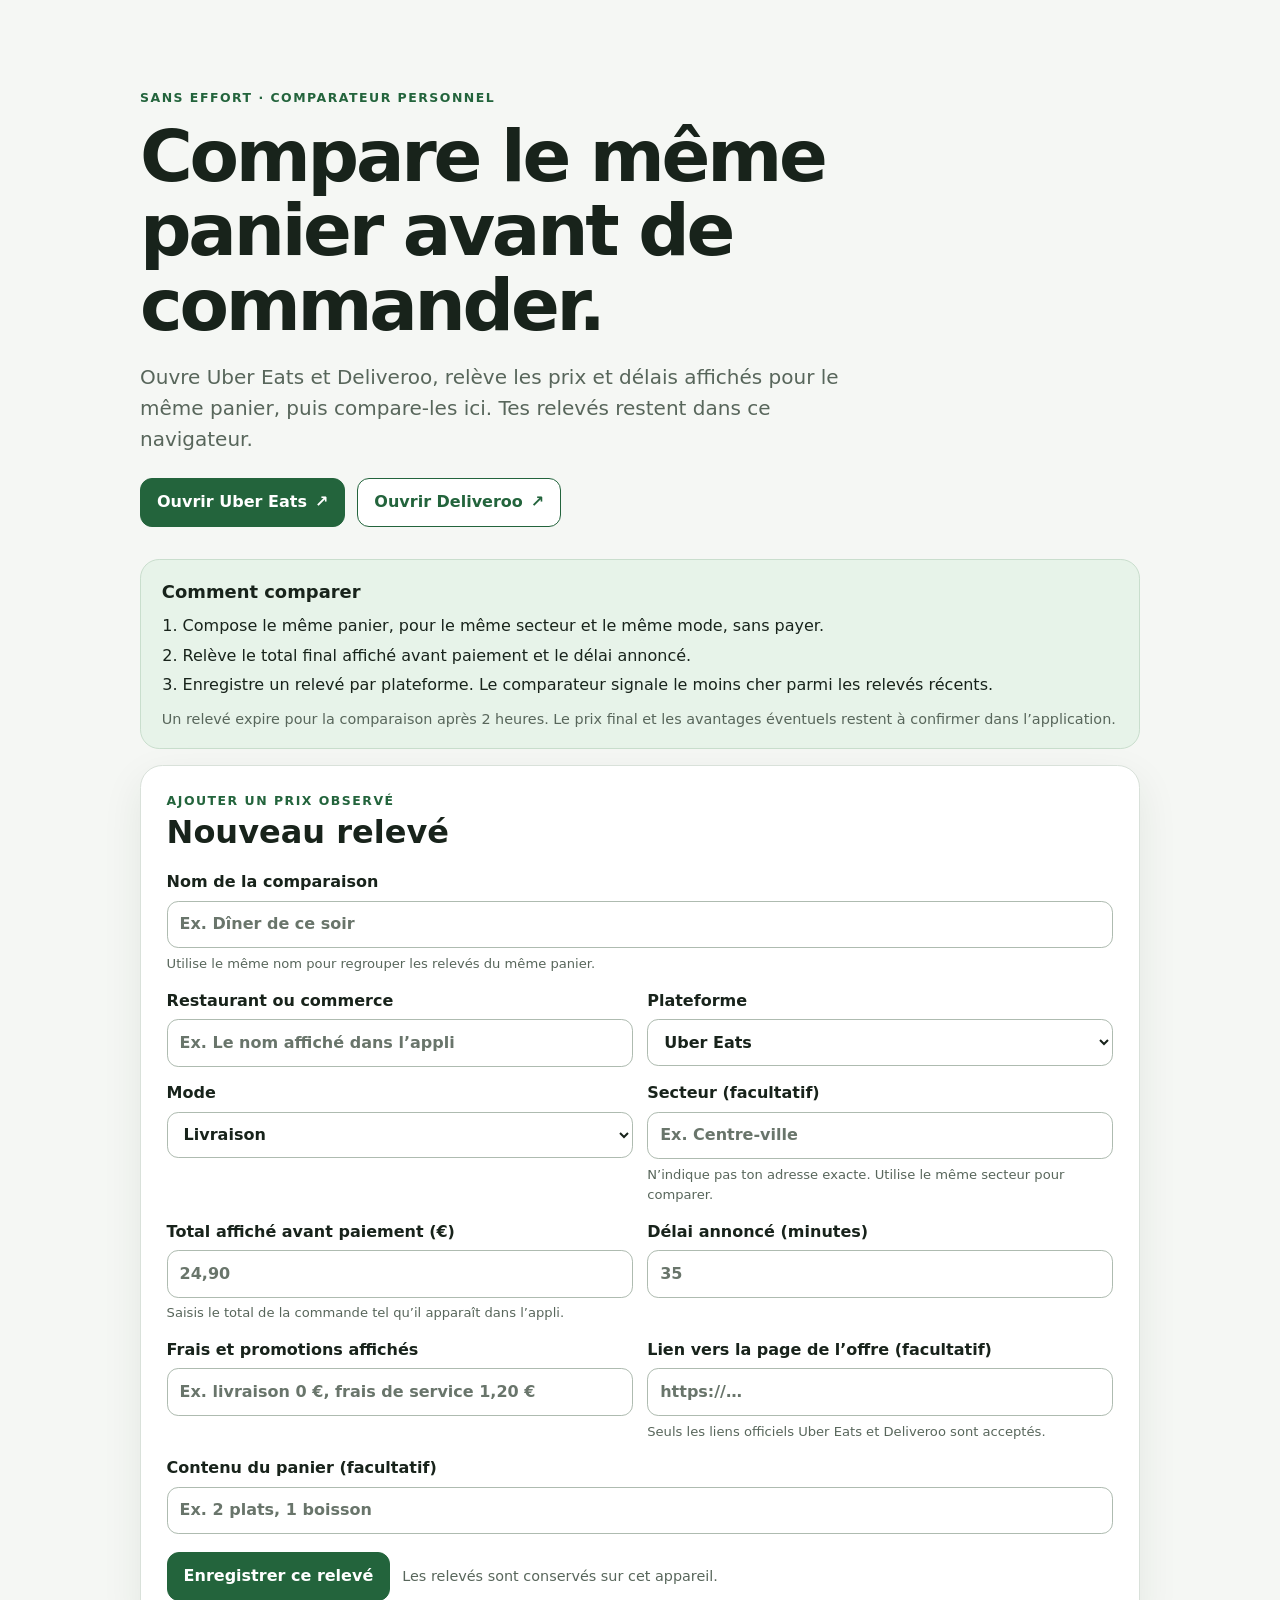
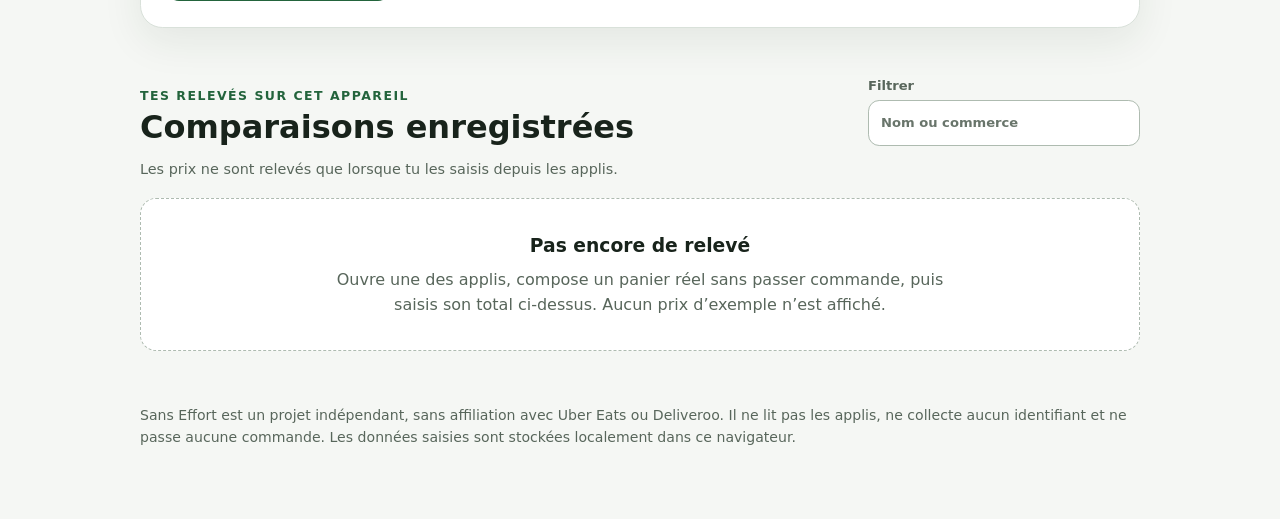
<file: public/index.html>
<!doctype html>
<html lang="fr">
<head>
  <meta charset="utf-8">
  <meta name="viewport" content="width=device-width, initial-scale=1">
  <meta name="color-scheme" content="light dark">
  <meta name="description" content="Comparez les prix et délais réellement affichés dans Uber Eats et Deliveroo. Vos relevés restent sur cet appareil.">
  <title>Sans Effort — comparer mes commandes</title>
  <link rel="stylesheet" href="styles.css">
</head>
<body>
  <a class="skip-link" href="#observations">Aller à mes relevés</a>
  <header class="hero wrap">
    <p class="eyebrow">Sans Effort · comparateur personnel</p>
    <h1>Compare le même panier avant de commander.</h1>
    <p class="lead">Ouvre Uber Eats et Deliveroo, relève les prix et délais affichés pour le même panier, puis compare-les ici. Tes relevés restent dans ce navigateur.</p>
    <div class="platform-links" aria-label="Ouvrir les plateformes">
      <a class="button" href="https://www.ubereats.com/" target="_blank" rel="noopener noreferrer">Ouvrir Uber Eats <span aria-hidden="true">↗</span></a>
      <a class="button button-secondary" href="https://deliveroo.fr/" target="_blank" rel="noopener noreferrer">Ouvrir Deliveroo <span aria-hidden="true">↗</span></a>
    </div>
  </header>

  <main class="wrap">
    <section class="howto" aria-labelledby="howto-title">
      <h2 id="howto-title">Comment comparer</h2>
      <ol>
        <li>Compose le même panier, pour le même secteur et le même mode, sans payer.</li>
        <li>Relève le total final affiché avant paiement et le délai annoncé.</li>
        <li>Enregistre un relevé par plateforme. Le comparateur signale le moins cher parmi les relevés récents.</li>
      </ol>
      <p>Un relevé expire pour la comparaison après 2 heures. Le prix final et les avantages éventuels restent à confirmer dans l’application.</p>
    </section>

    <section class="panel entry-panel" aria-labelledby="entry-title">
      <div class="section-heading">
        <div>
          <p class="section-kicker">Ajouter un prix observé</p>
          <h2 id="entry-title">Nouveau relevé</h2>
        </div>
      </div>
      <form id="offerForm" novalidate>
        <div class="form-grid">
          <label class="field field-wide">Nom de la comparaison
            <input name="scenario" required maxlength="60" placeholder="Ex. Dîner de ce soir" autocomplete="off">
            <span class="help">Utilise le même nom pour regrouper les relevés du même panier.</span>
          </label>
          <label class="field">Restaurant ou commerce
            <input name="merchant" required maxlength="80" placeholder="Ex. Le nom affiché dans l’appli" autocomplete="organization">
          </label>
          <label class="field">Plateforme
            <select name="platform" required>
              <option value="uber-eats">Uber Eats</option>
              <option value="deliveroo">Deliveroo</option>
            </select>
          </label>
          <label class="field">Mode
            <select name="mode" required>
              <option value="delivery">Livraison</option>
              <option value="pickup">Retrait</option>
            </select>
          </label>
          <label class="field">Secteur (facultatif)
            <input name="area" maxlength="60" placeholder="Ex. Centre-ville" autocomplete="off">
            <span class="help">N’indique pas ton adresse exacte. Utilise le même secteur pour comparer.</span>
          </label>
          <label class="field">Total affiché avant paiement (€)
            <input name="total" type="number" required min="0.01" max="10000" step="0.01" inputmode="decimal" placeholder="24,90">
            <span class="help">Saisis le total de la commande tel qu’il apparaît dans l’appli.</span>
          </label>
          <label class="field">Délai annoncé (minutes)
            <input name="eta" type="number" min="1" max="600" step="1" inputmode="numeric" placeholder="35">
          </label>
          <label class="field">Frais et promotions affichés
            <input name="fees" maxlength="120" placeholder="Ex. livraison 0 €, frais de service 1,20 €">
          </label>
          <label class="field">Lien vers la page de l’offre (facultatif)
            <input name="url" type="url" inputmode="url" placeholder="https://…">
            <span class="help">Seuls les liens officiels Uber Eats et Deliveroo sont acceptés.</span>
          </label>
          <label class="field field-wide">Contenu du panier (facultatif)
            <input name="basket" maxlength="160" placeholder="Ex. 2 plats, 1 boisson">
          </label>
        </div>
        <div class="form-actions">
          <button class="button" type="submit">Enregistrer ce relevé</button>
          <span id="storageStatus" class="storage-status" role="status"></span>
        </div>
        <p id="formError" class="form-error" role="alert" hidden></p>
      </form>
    </section>

    <section id="observations" class="observations" aria-labelledby="observations-title">
      <div class="section-heading observations-heading">
        <div>
          <p class="section-kicker">Tes relevés sur cet appareil</p>
          <h2 id="observations-title" tabindex="-1">Comparaisons enregistrées</h2>
        </div>
        <label class="filter-field">Filtrer
          <input id="filterInput" type="search" placeholder="Nom ou commerce" autocomplete="off">
        </label>
      </div>
      <p id="comparisonStatus" class="comparison-status" aria-live="polite"></p>
      <div id="comparisonList" class="comparison-list"></div>
      <div id="emptyState" class="empty-state">
        <h3>Pas encore de relevé</h3>
        <p>Ouvre une des applis, compose un panier réel sans passer commande, puis saisis son total ci-dessus. Aucun prix d’exemple n’est affiché.</p>
      </div>
    </section>
  </main>

  <footer class="wrap footer">
    <p>Sans Effort est un projet indépendant, sans affiliation avec Uber Eats ou Deliveroo. Il ne lit pas les applis, ne collecte aucun identifiant et ne passe aucune commande. Les données saisies sont stockées localement dans ce navigateur.</p>
  </footer>
  <script src="app.js" defer></script>
</body>
</html>
</file>
<file: public/styles.css>
:root {
  color-scheme: light dark;
  --bg: #f5f7f4;
  --surface: #fff;
  --soft: #edf3ee;
  --text: #18231b;
  --muted: #58665b;
  --line: #d9e1da;
  --green: #23643c;
  --green-hover: #174b2b;
  --green-soft: #e7f3e9;
  --amber: #734b00;
  --amber-bg: #fff1cf;
  --shadow: 0 14px 40px rgb(24 50 29 / 8%);
  font-family: Inter, ui-sans-serif, system-ui, -apple-system, BlinkMacSystemFont, "Segoe UI", sans-serif;
  font-synthesis: none;
  text-rendering: optimizeLegibility;
}

* { box-sizing: border-box; }
html { scroll-behavior: smooth; }
body { min-width: 320px; margin: 0; background: var(--bg); color: var(--text); line-height: 1.55; }
a { color: var(--green); }
a:hover { color: var(--green-hover); }
button, input, select { font: inherit; }
button, a, input, select { -webkit-tap-highlight-color: transparent; }
:focus-visible { outline: 3px solid #db9b23; outline-offset: 3px; }
.wrap { width: min(100% - 2rem, 1000px); margin-inline: auto; }
.skip-link { position: absolute; z-index: 5; top: .5rem; left: .5rem; transform: translateY(-160%); padding: .6rem .8rem; border-radius: .5rem; background: var(--surface); }
.skip-link:focus { transform: translateY(0); }

.hero { padding-block: clamp(2.5rem, 7vw, 5.5rem) 2rem; }
.eyebrow, .section-kicker { margin: 0; color: var(--green); font-size: .78rem; font-weight: 850; letter-spacing: .12em; text-transform: uppercase; }
h1 { max-width: 780px; margin: .7rem 0 0; font-size: clamp(2.2rem, 6vw, 4.5rem); line-height: 1.04; letter-spacing: -.045em; }
.lead { max-width: 700px; margin: 1.2rem 0 0; color: var(--muted); font-size: clamp(1.05rem, 2vw, 1.25rem); }
.platform-links { display: flex; flex-wrap: wrap; gap: .75rem; margin-top: 1.4rem; }
.button { display: inline-flex; min-height: 2.9rem; align-items: center; justify-content: center; gap: .5rem; border: 1px solid var(--green); border-radius: .75rem; padding: .7rem 1rem; background: var(--green); color: #fff; font-weight: 800; text-decoration: none; cursor: pointer; }
.button:hover { background: var(--green-hover); color: #fff; }
.button-secondary { background: var(--surface); color: var(--green); }
.button-secondary:hover { background: var(--soft); color: var(--green-hover); }

.howto { margin-bottom: 1rem; border: 1px solid #c9decd; border-radius: 1.2rem; padding: 1.1rem 1.3rem; background: var(--green-soft); }
.howto h2 { margin: 0; font-size: 1.12rem; }
.howto ol { display: grid; gap: .3rem; margin: .55rem 0; padding-left: 1.3rem; }
.howto p { margin: .6rem 0 0; color: var(--muted); font-size: .9rem; }
.panel { border: 1px solid var(--line); border-radius: 1.4rem; padding: clamp(1rem, 3vw, 1.6rem); background: var(--surface); box-shadow: var(--shadow); }
.section-heading { display: flex; align-items: end; justify-content: space-between; gap: 1rem; margin-bottom: 1.2rem; }
.section-heading h2 { margin: .15rem 0 0; font-size: clamp(1.5rem, 4vw, 2rem); line-height: 1.2; }
.form-grid { display: grid; grid-template-columns: repeat(2, minmax(0, 1fr)); gap: .9rem; }
.field { display: grid; min-width: 0; gap: .35rem; align-content: start; font-weight: 750; }
.field-wide { grid-column: 1 / -1; }
.field input, .field select, .filter-field input { width: 100%; min-height: 2.9rem; border: 1px solid #aebbb0; border-radius: .7rem; padding: .65rem .75rem; background: var(--surface); color: var(--text); }
.field input::placeholder, .filter-field input::placeholder { color: #69756b; opacity: 1; }
.help { color: var(--muted); font-size: .82rem; font-weight: 450; }
.form-actions { display: flex; flex-wrap: wrap; align-items: center; gap: .75rem; margin-top: 1.1rem; }
.storage-status { color: var(--muted); font-size: .9rem; }
.storage-warning, .form-error { color: #8a2a19; }
.form-error { margin: .8rem 0 0; font-weight: 700; }

.observations { padding-top: 3rem; scroll-margin-top: 1rem; }
.observations-heading { align-items: end; }
.filter-field { display: grid; width: min(100%, 17rem); gap: .25rem; color: var(--muted); font-size: .82rem; font-weight: 700; }
.comparison-status { min-height: 1.5rem; margin: -.45rem 0 1rem; color: var(--muted); font-size: .9rem; }
.comparison-list { display: grid; gap: 1rem; }
.comparison-group { min-width: 0; border: 1px solid var(--line); border-radius: 1.25rem; padding: 1rem; background: var(--surface); }
.group-heading { display: flex; align-items: start; justify-content: space-between; gap: 1rem; margin-bottom: .8rem; }
.group-heading h3 { margin: 0; font-size: 1.15rem; }
.group-heading p { margin: .1rem 0 0; color: var(--muted); }
.group-count { flex: 0 0 auto; color: var(--muted); font-size: .83rem; }
.observation-grid { display: grid; grid-template-columns: repeat(2, minmax(0, 1fr)); gap: .75rem; }
.observation-card { min-width: 0; border: 1px solid var(--line); border-radius: 1rem; padding: .9rem; background: var(--bg); }
.observation-card.is-cheapest { border: 2px solid #39834f; padding: calc(.9rem - 1px); background: var(--green-soft); }
.observation-top { display: flex; flex-wrap: wrap; align-items: center; gap: .4rem; }
.badge { display: inline-flex; border-radius: 999px; padding: .2rem .5rem; font-size: .7rem; font-weight: 850; }
.badge-best { background: #d0ead5; color: #174b2b; }
.badge-stale { background: var(--amber-bg); color: var(--amber); }
.total { margin: .5rem 0; font-size: clamp(1.6rem, 4vw, 2.2rem); font-weight: 850; letter-spacing: -.035em; line-height: 1.15; }
.facts { display: grid; grid-template-columns: 1fr 1fr; gap: .5rem; margin: 0; }
.facts div { min-width: 0; }
.facts dt { color: var(--muted); font-size: .75rem; }
.facts dd { margin: .05rem 0 0; font-weight: 700; }
.details { margin: .55rem 0 0; color: var(--muted); font-size: .85rem; overflow-wrap: anywhere; }
.card-actions { display: flex; flex-wrap: wrap; align-items: center; justify-content: space-between; gap: .6rem; margin-top: .75rem; padding-top: .65rem; border-top: 1px solid var(--line); font-size: .85rem; }
.delete-button { min-height: 2.5rem; border: 0; border-radius: .55rem; padding: .45rem .65rem; background: transparent; color: #8a2a19; font-weight: 750; cursor: pointer; }
.delete-button:hover { background: #fae9e6; }
.muted { color: var(--muted); }
.compare-note { margin: .75rem 0 0; color: var(--muted); font-size: .87rem; }
.empty-state { border: 1px dashed #aebbb0; border-radius: 1rem; padding: 2rem 1rem; text-align: center; background: var(--surface); }
.empty-state h3 { margin: 0; }
.empty-state p { max-width: 620px; margin: .5rem auto 0; color: var(--muted); }
.footer { padding-block: 2.5rem 3.5rem; color: var(--muted); font-size: .88rem; }

@media (max-width: 650px) {
  .wrap { width: min(100% - 1.1rem, 1000px); }
  .section-heading, .observations-heading { align-items: stretch; flex-direction: column; }
  .filter-field { width: 100%; }
  .observation-grid { grid-template-columns: 1fr; }
}
@media (max-width: 480px) {
  .form-grid { grid-template-columns: 1fr; }
  .field-wide { grid-column: auto; }
  .platform-links { display: grid; }
  .platform-links .button, .form-actions .button { width: 100%; }
  .form-actions { align-items: stretch; }
  .group-heading { flex-direction: column; gap: .15rem; }
  .facts { grid-template-columns: 1fr 1fr; }
}
@media (prefers-reduced-motion: reduce) {
  html { scroll-behavior: auto; }
  *, *::before, *::after { scroll-behavior: auto !important; transition: none !important; }
}
@media (prefers-color-scheme: dark) {
  :root {
    --bg: #151a16; --surface: #1d251f; --soft: #26372b; --text: #edf2ed;
    --muted: #b8c2ba; --line: #3b483e; --green: #83c597; --green-hover: #a5d5b2;
    --green-soft: #253d2b; --amber: #ffd77d; --amber-bg: #493a1b; --shadow: none;
  }
  .button { color: #102116; }
  .button:hover { color: #102116; }
  .button-secondary { color: var(--green); }
  .button-secondary:hover { color: var(--green-hover); }
  .howto { border-color: #42634a; }
  .field input, .field select, .filter-field input { border-color: #57635a; }
  .field input::placeholder, .filter-field input::placeholder { color: #a7b2a9; }
  .observation-card { background: #19201a; }
  .observation-card.is-cheapest { border-color: #83c597; }
  .badge-best { background: #31593a; color: #d7f1dc; }
  .delete-button:hover { background: #482b27; }
  .form-error, .storage-warning { color: #ffb4a8; }
}
</file>
